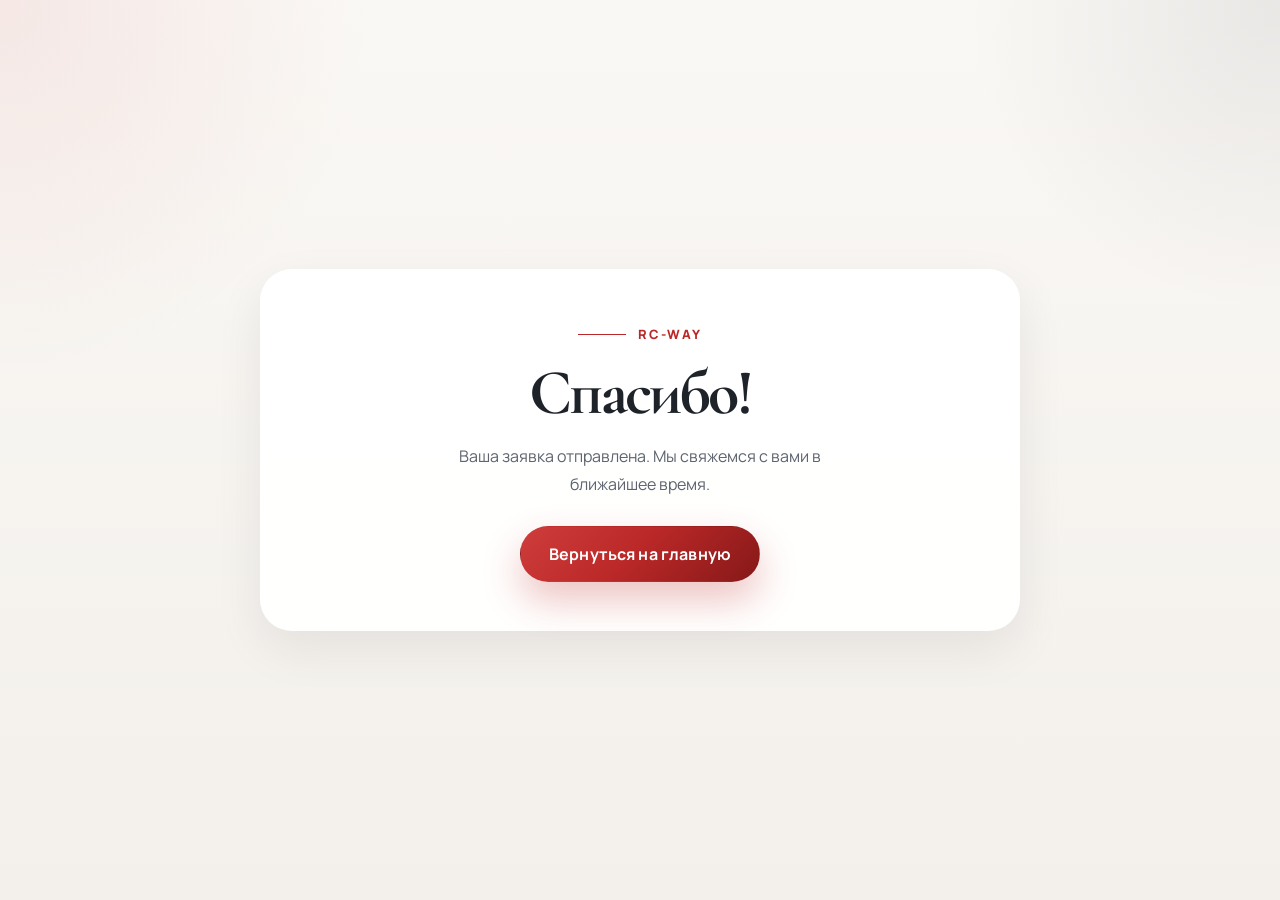
<file: thank-you.html>
<!DOCTYPE html>
<html lang="ru">
<head>
  <meta charset="UTF-8">
  <meta name="viewport" content="width=device-width, initial-scale=1.0">
  <title>Спасибо за заявку | RC-WAY</title>
  <meta
    name="description"
    content="Спасибо за заявку в RC-WAY. Мы получили ваше сообщение и свяжемся с вами в ближайшее время."
  >
  <meta name="theme-color" content="#f6f4f1">
  <link rel="preconnect" href="https://fonts.googleapis.com">
  <link rel="preconnect" href="https://fonts.gstatic.com" crossorigin>
  <link
    href="https://fonts.googleapis.com/css2?family=Cormorant+Garamond:wght@500;600;700&family=Manrope:wght@400;500;600;700;800&display=swap"
    rel="stylesheet"
  >
  <link rel="stylesheet" href="css/style.css">
</head>
<body>
  <main class="thank-you-page">
    <div class="container">
      <section class="thank-you-card">
        <span class="eyebrow">RC-WAY</span>
        <h1>Спасибо!</h1>
        <p>Ваша заявка отправлена. Мы свяжемся с вами в ближайшее время.</p>
        <a class="btn btn--accent" href="index.html">Вернуться на главную</a>
      </section>
    </div>
  </main>
</body>
</html>
</file>
<file: css/style.css>
:root {
  --bg: #f6f4f1;
  --bg-secondary: #ece9e4;
  --surface: rgba(255, 255, 255, 0.82);
  --surface-strong: rgba(255, 255, 255, 0.94);
  --surface-dark: #1f2329;
  --surface-soft: #f3f1ee;
  --text: #1e232a;
  --muted: #5d646f;
  --line: rgba(30, 35, 42, 0.1);
  --accent: #ba2828;
  --accent-dark: #861818;
  --accent-soft: rgba(186, 40, 40, 0.1);
  --shadow-soft: 0 18px 48px rgba(22, 26, 33, 0.08);
  --shadow-strong: 0 26px 70px rgba(22, 26, 33, 0.14);
  --radius-2xl: 32px;
  --radius-xl: 28px;
  --radius-lg: 22px;
  --radius-md: 18px;
  --radius-sm: 14px;
  --container: 1180px;
}

*,
*::before,
*::after {
  box-sizing: border-box;
}

html {
  scroll-behavior: smooth;
}

body {
  margin: 0;
  font-family: "Manrope", "Segoe UI", sans-serif;
  color: var(--text);
  background:
    radial-gradient(circle at 0% 0%, rgba(186, 40, 40, 0.08), transparent 24%),
    radial-gradient(circle at 100% 0%, rgba(31, 35, 41, 0.08), transparent 20%),
    linear-gradient(180deg, #faf8f5 0%, #f3f0eb 100%);
  text-rendering: optimizeLegibility;
  -webkit-font-smoothing: antialiased;
}

body.menu-open {
  overflow: hidden;
}

img {
  display: block;
  max-width: 100%;
}

a {
  color: inherit;
  text-decoration: none;
}

button,
input,
textarea {
  font: inherit;
}

p {
  margin: 0;
}

li {
  text-align: justify;
}

.sr-only {
  position: absolute;
  width: 1px;
  height: 1px;
  padding: 0;
  margin: -1px;
  overflow: hidden;
  clip: rect(0, 0, 0, 0);
  white-space: nowrap;
  border: 0;
}

.page-shell {
  min-height: 100vh;
}

.container {
  width: min(calc(100% - 40px), var(--container));
  margin: 0 auto;
}

.section {
  padding: 136px 0;
}

.section--soft {
  position: relative;
  background:
    linear-gradient(180deg, rgba(255, 255, 255, 0.28), rgba(238, 235, 230, 0.9)),
    linear-gradient(135deg, rgba(186, 40, 40, 0.03), transparent 40%);
}

.section-heading {
  max-width: 920px;
  margin-bottom: 64px;
}

.section-heading h2,
.hero h1,
.hero__card h2,
.contacts-panel h2 {
  margin: 0;
  font-family: "Cormorant Garamond", Georgia, serif;
  letter-spacing: -0.04em;
  line-height: 0.95;
  text-wrap: balance;
}

.section-heading h2 {
  margin-bottom: 20px;
  font-size: clamp(3rem, 4.5vw, 4.55rem);
}

.section-heading__about {
  max-width: 980px;
  text-wrap: pretty;
}

.section-heading p,
.hero__lead,
.hero__card p,
.info-card p,
.advantage-card p,
.request-card p,
.faq-item p,
.contacts-panel p,
.contact-card p,
.form-note,
.site-footer p {
  color: var(--muted);
  line-height: 1.75;
  font-size: 1rem;
  text-align: justify;
}

.eyebrow {
  display: inline-flex;
  align-items: center;
  gap: 12px;
  margin-bottom: 20px;
  color: var(--accent);
  font-size: 0.8rem;
  font-weight: 800;
  letter-spacing: 0.18em;
  text-transform: uppercase;
}

.eyebrow::before {
  content: "";
  width: 48px;
  height: 1px;
  background: currentColor;
}

.site-header {
  position: sticky;
  top: 0;
  z-index: 30;
  padding-top: 18px;
}

.navbar {
  display: flex;
  align-items: center;
  justify-content: space-between;
  gap: 20px;
  padding: 16px 22px;
  border: 1px solid rgba(255, 255, 255, 0.72);
  border-radius: 24px;
  background: rgba(255, 255, 255, 0.68);
  backdrop-filter: blur(20px);
  box-shadow: 0 18px 42px rgba(17, 24, 39, 0.08);
}

.brand {
  display: inline-flex;
  align-items: center;
  gap: 14px;
  min-width: 0;
}

.brand__logo {
  width: 74px;
  height: 74px;
  object-fit: contain;
  border-radius: 20px;
  background: linear-gradient(180deg, #ffffff, #f2f2f2);
  padding: 10px;
  box-shadow:
    inset 0 0 0 1px rgba(31, 35, 41, 0.05),
    0 14px 30px rgba(22, 26, 33, 0.08);
}

.brand__text {
  display: flex;
  flex-direction: column;
  gap: 3px;
  line-height: 1.1;
}

.brand__text strong {
  font-size: 1.08rem;
  letter-spacing: 0.12em;
}

.brand__text span {
  font-size: 0.92rem;
  color: var(--muted);
}

.nav-panel {
  display: flex;
  align-items: center;
  gap: 22px;
}

.nav-panel a:not(.btn) {
  position: relative;
  font-size: 0.95rem;
  color: var(--muted);
  transition: color 0.25s ease;
}

.nav-panel a:not(.btn)::after {
  content: "";
  position: absolute;
  left: 0;
  bottom: -6px;
  width: 100%;
  height: 1px;
  transform: scaleX(0);
  transform-origin: left;
  background: var(--accent);
  transition: transform 0.25s ease;
}

.nav-panel a:not(.btn):hover,
.nav-panel a:not(.btn):focus-visible {
  color: var(--text);
}

.nav-panel a:not(.btn):hover::after,
.nav-panel a:not(.btn):focus-visible::after {
  transform: scaleX(1);
}

.menu-toggle {
  display: none;
  width: 48px;
  height: 48px;
  border: 1px solid var(--line);
  border-radius: 15px;
  background: rgba(255, 255, 255, 0.95);
  cursor: pointer;
}

.menu-toggle span {
  display: block;
  width: 18px;
  height: 2px;
  margin: 4px auto;
  border-radius: 999px;
  background: var(--text);
  transition: transform 0.22s ease, opacity 0.22s ease;
}

.btn {
  display: inline-flex;
  align-items: center;
  justify-content: center;
  min-height: 56px;
  padding: 0 28px;
  border: 1px solid transparent;
  border-radius: 999px;
  font-weight: 700;
  letter-spacing: 0.01em;
  transition:
    transform 0.25s ease,
    box-shadow 0.25s ease,
    border-color 0.25s ease,
    background-color 0.25s ease,
    color 0.25s ease;
}

.btn:hover,
.btn:focus-visible {
  transform: translateY(-2px);
}

.btn--accent {
  color: #fff;
  background: linear-gradient(135deg, #cf3c3c 0%, var(--accent) 48%, var(--accent-dark) 100%);
  box-shadow: 0 18px 38px rgba(186, 40, 40, 0.28);
}

.btn--accent:hover,
.btn--accent:focus-visible {
  box-shadow: 0 24px 42px rgba(186, 40, 40, 0.32);
}

.btn--ghost {
  color: var(--text);
  border-color: rgba(30, 35, 42, 0.12);
  background: rgba(255, 255, 255, 0.82);
  box-shadow: inset 0 0 0 1px rgba(255, 255, 255, 0.5);
}

.btn--ghost:hover,
.btn--ghost:focus-visible {
  border-color: rgba(186, 40, 40, 0.24);
  box-shadow: 0 12px 28px rgba(22, 26, 33, 0.08);
}

.btn--dark {
  min-height: 56px;
  padding: 0 28px;
  color: #fff;
  background: linear-gradient(135deg, #2c3138 0%, #191d22 55%, #0f1216 100%);
  box-shadow: 0 18px 38px rgba(18, 22, 27, 0.24);
}

.btn--dark:hover,
.btn--dark:focus-visible {
  box-shadow: 0 24px 42px rgba(18, 22, 27, 0.3);
}

.btn--small {
  font-size: 0.9rem;
  min-height: 44px;
  padding: 0 20px;
}

.btn--full {
  width: 100%;
}

.hero {
  padding-top: 56px;
}

.hero__grid {
  display: grid;
  grid-template-columns: minmax(0, 1fr);
  gap: 0;
}

.hero__content,
.hero__card,
.info-card,
.leader-card,
.service-card,
.advantage-card,
.request-card,
.contact-card,
.form-card,
.faq-item,
.contacts-panel {
  border: 1px solid rgba(255, 255, 255, 0.76);
  border-radius: var(--radius-2xl);
  background: var(--surface);
  backdrop-filter: blur(14px);
  box-shadow: var(--shadow-soft);
}

.hero__content,
.hero__card,
.info-card,
.leader-card,
.service-card,
.advantage-card,
.request-card,
.form-card,
.contacts-panel {
  padding: 42px;
}

.hero__content {
  position: relative;
  overflow: hidden;
}

.hero__content::before {
  content: "";
  position: absolute;
  top: -72px;
  right: -100px;
  width: 260px;
  height: 260px;
  border-radius: 50%;
  background: radial-gradient(circle, rgba(186, 40, 40, 0.14), transparent 68%);
}

.hero__content::after {
  content: "";
  position: absolute;
  bottom: -140px;
  left: -100px;
  width: 280px;
  height: 280px;
  border-radius: 50%;
  background: radial-gradient(circle, rgba(31, 35, 41, 0.08), transparent 68%);
}

.hero h1 {
  max-width: 14ch;
  margin-bottom: 24px;
  font-size: clamp(3.5rem, 7vw, 6.1rem);
  line-height: 1;
  text-align: left;
}

.hero__lead {
  max-width: 68ch;
  margin-bottom: 32px;
  font-size: 1.08rem;
}

.hero__actions {
  display: flex;
  flex-wrap: wrap;
  gap: 14px;
  margin-bottom: 34px;
}

.hero-points {
  display: grid;
  grid-template-columns: repeat(4, minmax(0, 1fr));
  gap: 16px;
  padding: 0;
  margin: 0;
  list-style: none;
}

.hero-points li {
  position: relative;
  min-height: 100%;
  padding: 18px 18px 18px 48px;
  border-radius: var(--radius-md);
  background: rgba(255, 255, 255, 0.78);
  color: var(--muted);
  line-height: 1.6;
}

.hero-points li::before {
  content: "";
  position: absolute;
  top: 22px;
  left: 18px;
  width: 14px;
  height: 14px;
  border-radius: 50%;
  background: linear-gradient(135deg, var(--accent), #df6767);
  box-shadow: 0 0 0 6px rgba(186, 40, 40, 0.12);
}

.hero__card {
  display: flex;
  flex-direction: column;
  justify-content: space-between;
  background:
    linear-gradient(180deg, rgba(255, 255, 255, 0.94), rgba(248, 245, 241, 0.84)),
    linear-gradient(135deg, rgba(186, 40, 40, 0.05), transparent 50%);
}

.hero__card-top {
  display: flex;
  flex-wrap: wrap;
  gap: 10px;
  margin-bottom: 28px;
}

.badge {
  display: inline-flex;
  align-items: center;
  min-height: 36px;
  padding: 0 14px;
  border-radius: 999px;
  font-size: 0.84rem;
  font-weight: 700;
  color: var(--accent);
  background: var(--accent-soft);
}

.badge--soft {
  color: var(--text);
  background: rgba(31, 35, 41, 0.07);
}

.hero__card h2 {
  margin-bottom: 18px;
  font-size: clamp(2.2rem, 3vw, 3.2rem);
}

.hero-metrics {
  display: grid;
  gap: 16px;
  margin-top: 30px;
}

.hero-metrics article {
  padding: 18px 20px;
  border-radius: var(--radius-md);
  background: rgba(255, 255, 255, 0.9);
  box-shadow: inset 0 0 0 1px rgba(30, 35, 42, 0.05);
}

.hero-metrics strong {
  display: block;
  margin-bottom: 8px;
  font-size: 1.04rem;
}

.hero-metrics span {
  color: var(--muted);
  line-height: 1.7;
}

.about-grid,
.about-layout,
.services-grid,
.advantages-grid,
.requests-grid,
.contacts-grid,
.site-footer__grid {
  display: grid;
  gap: 24px;
}

.about-layout {
  grid-template-columns: minmax(0, 1.6fr) minmax(320px, 0.9fr);
  gap: 28px;
  align-items: start;
  margin-bottom: 28px;
}

.about-layout > * {
  margin: 0;
  align-self: start;
}

.info-card h3,
.service-card h3,
.advantage-card h3,
.request-card h3,
.leader-card h3 {
  margin: 0 0 16px;
  font-size: 1.35rem;
  line-height: 1.25;
}

.block-heading {
  font-family: "Cormorant Garamond", Georgia, serif;
  font-size: clamp(2rem, 2.5vw, 2.8rem);
  line-height: 0.98;
  letter-spacing: -0.035em;
}

.list,
.leader-facts {
  padding-left: 20px;
  margin: 0;
  color: var(--muted);
  line-height: 1.75;
  text-align: justify;
}

.list--compact li + li {
  margin-top: 8px;
}

.leader-card {
  display: grid;
  grid-template-columns: minmax(0, 1fr) 300px;
  gap: 28px;
  align-items: center;
}

.leader-card__role {
  margin: -6px 0 20px;
  color: var(--accent);
  font-weight: 700;
}

.about-story {
  display: grid;
  gap: 18px;
  height: 100%;
}

.leader-profile {
  display: flex;
  flex-direction: column;
  border: 1px solid rgba(255, 255, 255, 0.76);
  border-radius: var(--radius-2xl);
  background: var(--surface-strong);
  box-shadow: var(--shadow-soft);
  overflow: hidden;
  align-self: start;
  height: 100%;
}

.leader-profile__image-wrap {
  width: 100%;
  min-height: 420px;
  max-height: 460px;
  background: linear-gradient(180deg, #f7f3ee, #ece7e1);
  overflow: hidden;
  border-radius: var(--radius-2xl) var(--radius-2xl) 0 0;
}

.leader-profile__image-wrap img {
  width: 100%;
  height: 100%;
  object-fit: cover;
  object-position: center 18%;
  transform: translateZ(0);
}

.leader-profile__body {
  display: grid;
  gap: 12px;
  padding: 24px 24px 28px;
  background: inherit;
}

.leader-profile__body p {
  color: var(--muted);
  text-align: justify;
}

.leader-card__aside {
  padding: 26px;
  border-radius: var(--radius-lg);
  background:
    linear-gradient(180deg, rgba(186, 40, 40, 0.1), rgba(255, 255, 255, 0.9)),
    linear-gradient(135deg, rgba(31, 35, 41, 0.05), transparent 60%);
}

.services-grid {
  grid-template-columns: repeat(3, minmax(0, 1fr));
}

.service-card {
  position: relative;
  height: 100%;
  background:
    linear-gradient(180deg, rgba(255, 255, 255, 0.94), rgba(245, 242, 238, 0.88));
}

.service-card__header {
  display: flex;
  align-items: center;
  gap: 14px;
  margin-bottom: 20px;
}

.service-card__index {
  display: inline-flex;
  align-items: center;
  justify-content: center;
  width: 50px;
  height: 50px;
  border-radius: 15px;
  background: linear-gradient(135deg, rgba(186, 40, 40, 0.14), rgba(186, 40, 40, 0.03));
  color: var(--accent);
  font-weight: 800;
}

.advantages-grid,
.requests-grid {
  grid-template-columns: repeat(3, minmax(0, 1fr));
}

.advantage-card,
.request-card {
  position: relative;
  overflow: hidden;
}

.advantage-card::before,
.request-card::before {
  content: "";
  display: block;
  width: 58px;
  height: 2px;
  margin-bottom: 20px;
  background: linear-gradient(90deg, var(--accent), rgba(186, 40, 40, 0.08));
}

.advantage-card:hover,
.request-card:hover,
.service-card:hover,
.info-card:hover,
.contact-card:hover {
  transform: translateY(-4px);
  box-shadow: var(--shadow-strong);
}

.info-card,
.service-card,
.advantage-card,
.request-card,
.contact-card {
  transition: transform 0.3s ease, box-shadow 0.3s ease;
}

.faq-list {
  display: grid;
  gap: 16px;
}

.faq-item {
  padding: 0;
  overflow: hidden;
}

.faq-item summary {
  position: relative;
  display: block;
  padding: 24px 72px 24px 26px;
  cursor: pointer;
  font-size: 1.02rem;
  font-weight: 700;
  list-style: none;
}

.faq-item summary::-webkit-details-marker {
  display: none;
}

.faq-item summary::after {
  content: "+";
  position: absolute;
  top: 50%;
  right: 24px;
  transform: translateY(-50%);
  font-size: 1.55rem;
  font-weight: 400;
  color: var(--accent);
}

.faq-item[open] summary::after {
  content: "–";
}

.faq-item p {
  padding: 0 26px 24px;
}

.contacts-grid {
  grid-template-columns: minmax(0, 0.95fr) minmax(340px, 0.85fr);
  align-items: start;
}

.contacts-panel {
  height: 100%;
}

.contacts-panel h2 {
  margin-bottom: 18px;
  font-size: clamp(2.6rem, 4vw, 3.8rem);
}

.contact-cards {
  display: grid;
  gap: 14px;
  margin-top: 30px;
}

.contact-card {
  padding: 24px;
}

.contact-card span,
.site-footer__links span,
.site-footer__contacts span {
  display: block;
  margin-bottom: 10px;
  color: var(--muted);
  font-size: 0.8rem;
  font-weight: 800;
  letter-spacing: 0.14em;
  text-transform: uppercase;
}

.contact-card strong,
.site-footer strong {
  display: block;
  margin-bottom: 6px;
  font-size: 1.1rem;
}

.contact-card a,
.site-footer a {
  transition: color 0.2s ease;
}

.contact-card a:hover,
.site-footer a:hover {
  color: var(--accent);
}

.lead-form {
  display: grid;
  gap: 16px;
}

.form-row {
  display: grid;
  gap: 9px;
}

.form-row label {
  font-size: 0.95rem;
  font-weight: 700;
}

.form-row input,
.form-row textarea {
  width: 100%;
  padding: 16px 18px;
  border: 1px solid rgba(30, 35, 42, 0.12);
  border-radius: 16px;
  background: rgba(255, 255, 255, 0.92);
  color: var(--text);
  transition: border-color 0.2s ease, box-shadow 0.2s ease, background-color 0.2s ease;
}

.form-row input:focus,
.form-row textarea:focus {
  outline: none;
  border-color: rgba(186, 40, 40, 0.45);
  background: #fff;
  box-shadow: 0 0 0 4px rgba(186, 40, 40, 0.08);
}

.form-honeypot {
  display: none !important;
}

.form-note,
.form-status {
  font-size: 0.92rem;
}

.form-status {
  min-height: 1.35em;
  font-weight: 700;
  color: var(--accent-dark);
}

.thank-you-page {
  display: flex;
  align-items: center;
  min-height: 100vh;
  padding: 48px 0;
}

.thank-you-card {
  max-width: 760px;
  margin: 0 auto;
  padding: 48px;
  border: 1px solid rgba(255, 255, 255, 0.78);
  border-radius: var(--radius-2xl);
  background: var(--surface-strong);
  box-shadow: var(--shadow-soft);
  text-align: center;
}

.thank-you-card h1 {
  margin: 0 0 18px;
  font-family: "Cormorant Garamond", Georgia, serif;
  font-size: clamp(2.8rem, 5vw, 4.4rem);
  line-height: 0.95;
  letter-spacing: -0.04em;
}

.thank-you-card p {
  max-width: 44ch;
  margin: 0 auto 28px;
  color: var(--muted);
  line-height: 1.75;
  text-align: center;
}

.site-footer {
  padding: 26px 0 34px;
}

.site-footer__grid {
  grid-template-columns: minmax(0, 1.2fr) 0.7fr 0.9fr;
  padding: 34px;
  border: 1px solid rgba(255, 255, 255, 0.18);
  border-radius: var(--radius-2xl);
  background:
    radial-gradient(circle at top right, rgba(186, 40, 40, 0.18), transparent 30%),
    linear-gradient(135deg, #20252b 0%, #15191e 100%);
  box-shadow: 0 24px 60px rgba(17, 22, 28, 0.18);
  color: rgba(255, 255, 255, 0.94);
}

.site-footer__brand {
  display: flex;
  gap: 18px;
  align-items: flex-start;
}

.site-footer__logo {
  width: 64px;
  height: 64px;
  padding: 10px;
  border-radius: 18px;
  background: rgba(255, 255, 255, 0.96);
}

.site-footer__brand strong {
  margin-bottom: 10px;
  font-size: 1.12rem;
  letter-spacing: 0.08em;
}

.site-footer__links,
.site-footer__contacts {
  display: grid;
  align-content: start;
  gap: 10px;
}

.site-footer p,
.site-footer__links span,
.site-footer__contacts span {
  color: rgba(255, 255, 255, 0.66);
}

.reveal {
  opacity: 0;
  transform: translateY(28px);
  transition:
    opacity 0.75s ease,
    transform 0.75s cubic-bezier(0.22, 1, 0.36, 1);
}

.reveal.is-visible {
  opacity: 1;
  transform: translateY(0);
}

.reveal--delay-1 {
  transition-delay: 0.08s;
}

.reveal--delay-2 {
  transition-delay: 0.16s;
}

.reveal--delay-3 {
  transition-delay: 0.24s;
}

@media (prefers-reduced-motion: reduce) {
  html {
    scroll-behavior: auto;
  }

  .reveal,
  .reveal--delay-1,
  .reveal--delay-2,
  .reveal--delay-3,
  .btn,
  .info-card,
  .service-card,
  .advantage-card,
  .request-card,
  .contact-card {
    transition: none;
  }

  .reveal {
    opacity: 1;
    transform: none;
  }
}

@media (max-width: 1120px) {
  .contacts-grid,
  .services-grid,
  .about-layout,
  .leader-card,
  .site-footer__grid {
    grid-template-columns: 1fr;
  }

  .advantages-grid,
  .requests-grid,
  .hero-points {
    grid-template-columns: repeat(2, minmax(0, 1fr));
  }

  .leader-profile__image-wrap {
    min-height: 380px;
  }
}

@media (max-width: 860px) {
  .site-header {
    padding-top: 12px;
  }

  .container {
    width: min(calc(100% - 24px), var(--container));
  }

  .section {
    padding: 94px 0;
  }

  .navbar {
    align-items: flex-start;
    flex-wrap: wrap;
    padding: 14px 16px;
  }

  .menu-toggle {
    display: inline-block;
    margin-left: auto;
  }

  .nav-panel {
    display: none;
    width: 100%;
    margin-top: 8px;
    padding: 16px 4px 6px;
    flex-direction: column;
    align-items: flex-start;
    gap: 16px;
  }

  .nav-panel.is-open {
    display: flex;
  }

  .menu-toggle.is-open span:nth-child(1) {
    transform: translateY(6px) rotate(45deg);
  }

  .menu-toggle.is-open span:nth-child(2) {
    opacity: 0;
  }

  .menu-toggle.is-open span:nth-child(3) {
    transform: translateY(-6px) rotate(-45deg);
  }

  .hero-points,
  .advantages-grid,
  .requests-grid {
    grid-template-columns: 1fr;
  }

  .hero h1 {
    max-width: 100%;
  }
}

@media (max-width: 720px) {
  .section {
    padding: 78px 0;
  }

  .hero {
    padding-top: 34px;
  }

  .hero__content,
  .hero__card,
  .info-card,
  .leader-card,
  .service-card,
  .advantage-card,
  .request-card,
  .form-card,
  .contacts-panel {
    padding: 26px;
  }

  .brand__logo {
    width: 62px;
    height: 62px;
  }

  .section-heading {
    margin-bottom: 40px;
  }

  .section-heading h2 {
    font-size: clamp(2.5rem, 9vw, 3.5rem);
  }

  .hero__actions {
    flex-direction: column;
  }

  .btn,
  .btn--ghost,
  .btn--accent {
    width: 100%;
  }

  .faq-item summary {
    padding: 20px 60px 20px 20px;
  }

  .faq-item p {
    padding: 0 20px 20px;
  }

  .site-footer__grid {
    padding: 24px;
  }

  .site-footer__brand {
    flex-direction: column;
  }

  .leader-profile__image-wrap {
    min-height: 320px;
    max-height: none;
  }

  .thank-you-card {
    padding: 32px 24px;
  }
}
</file>
